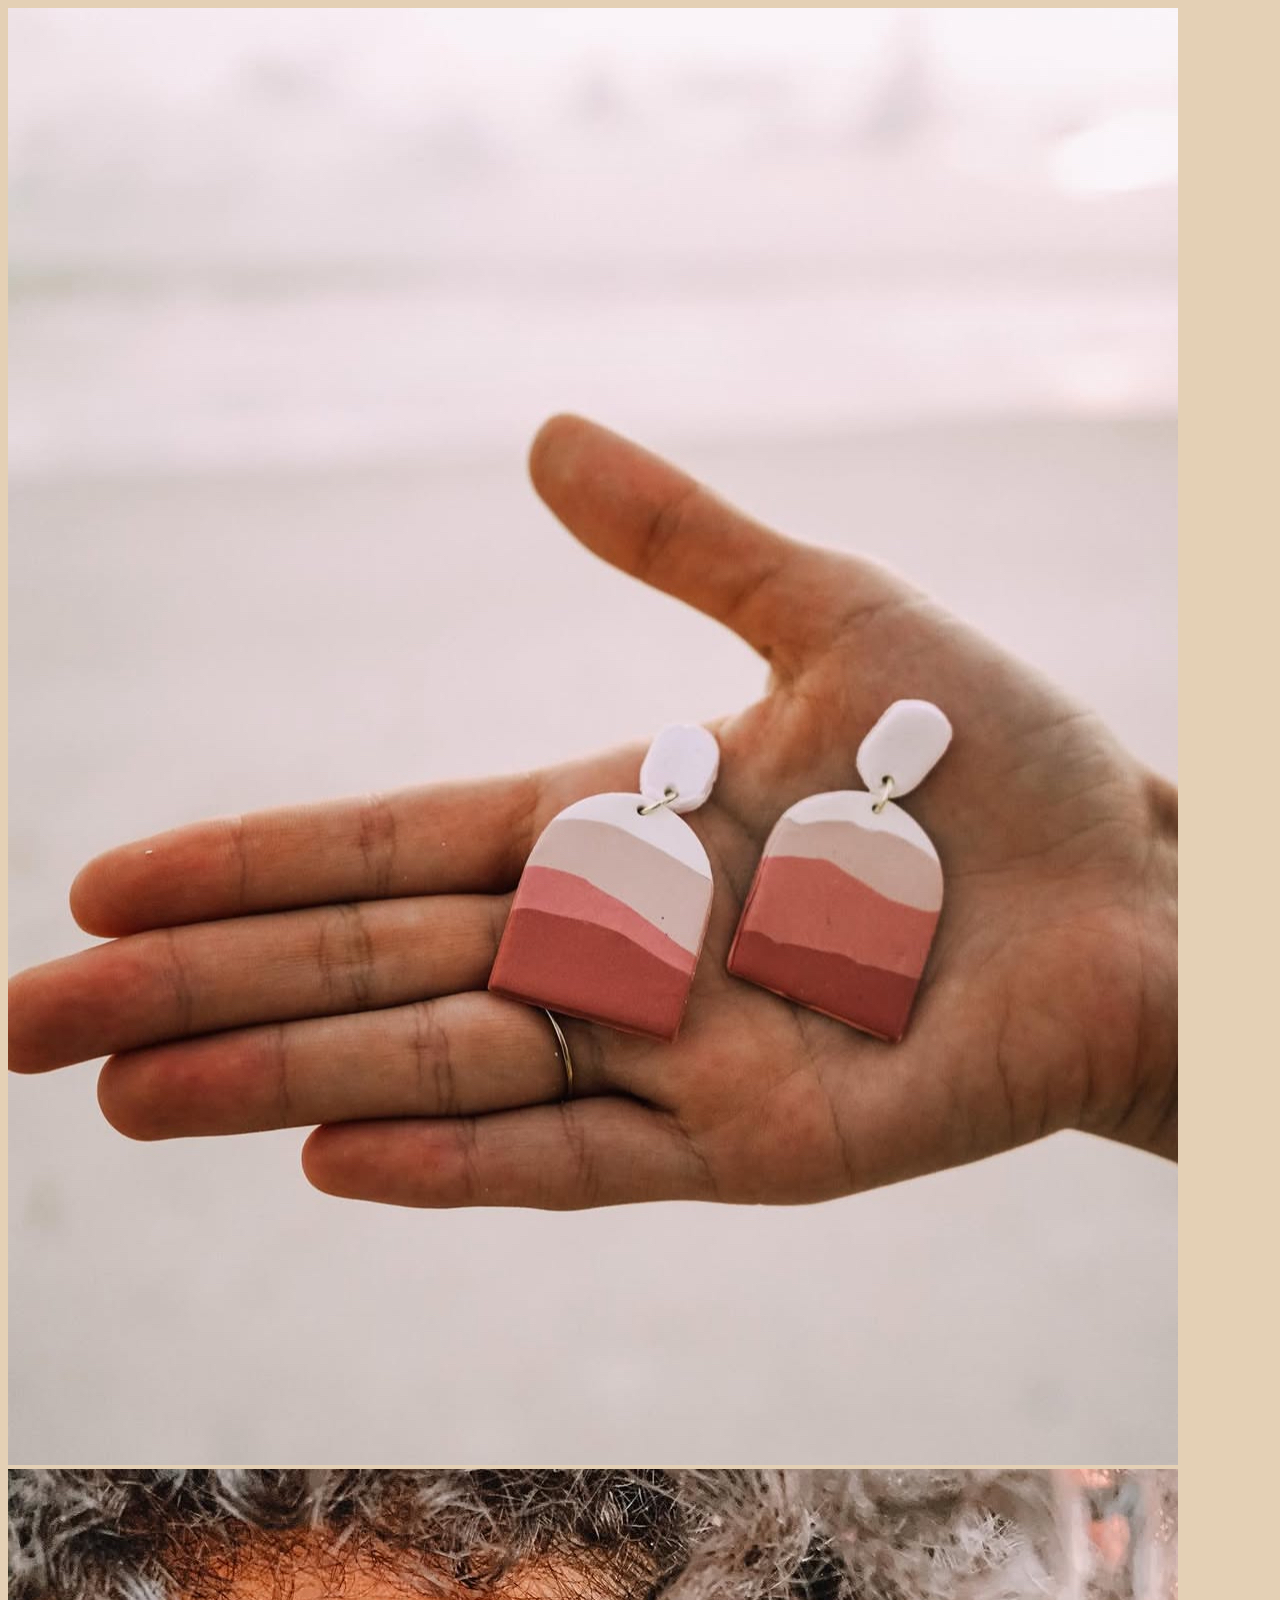
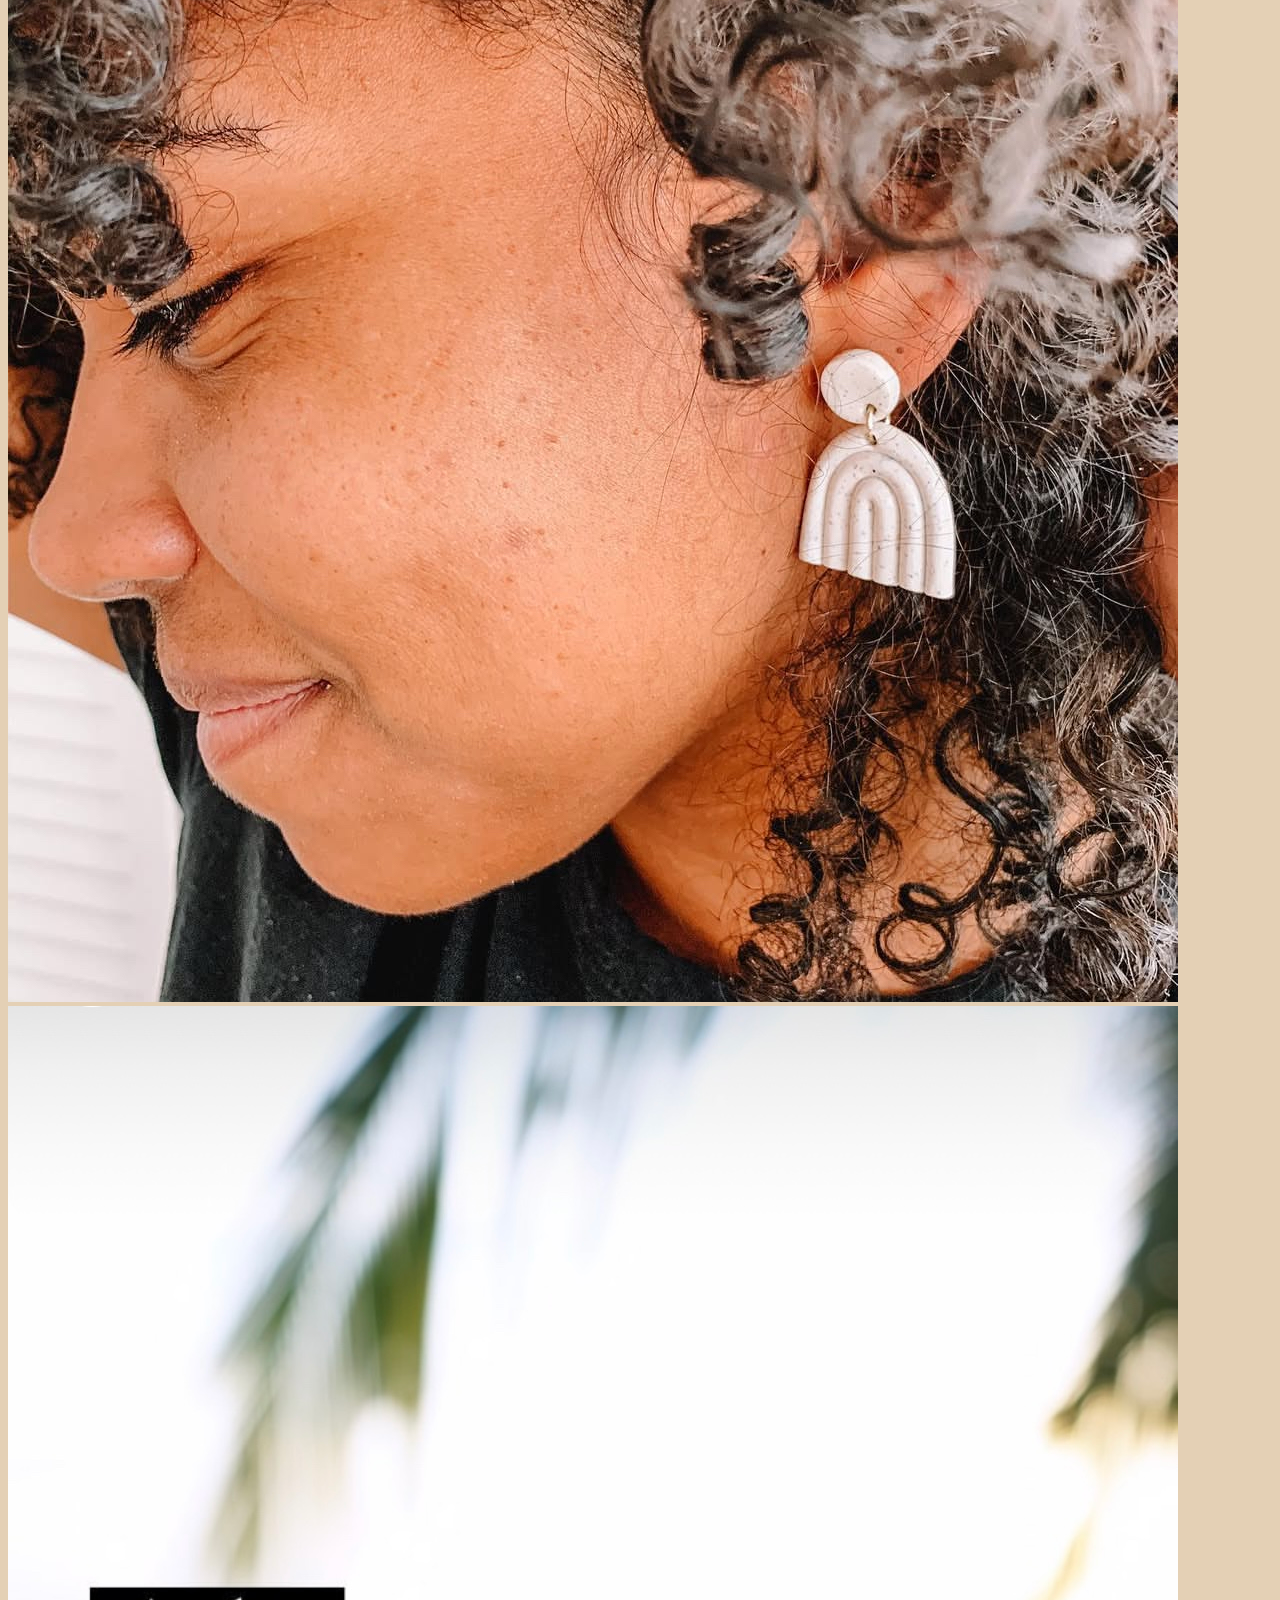
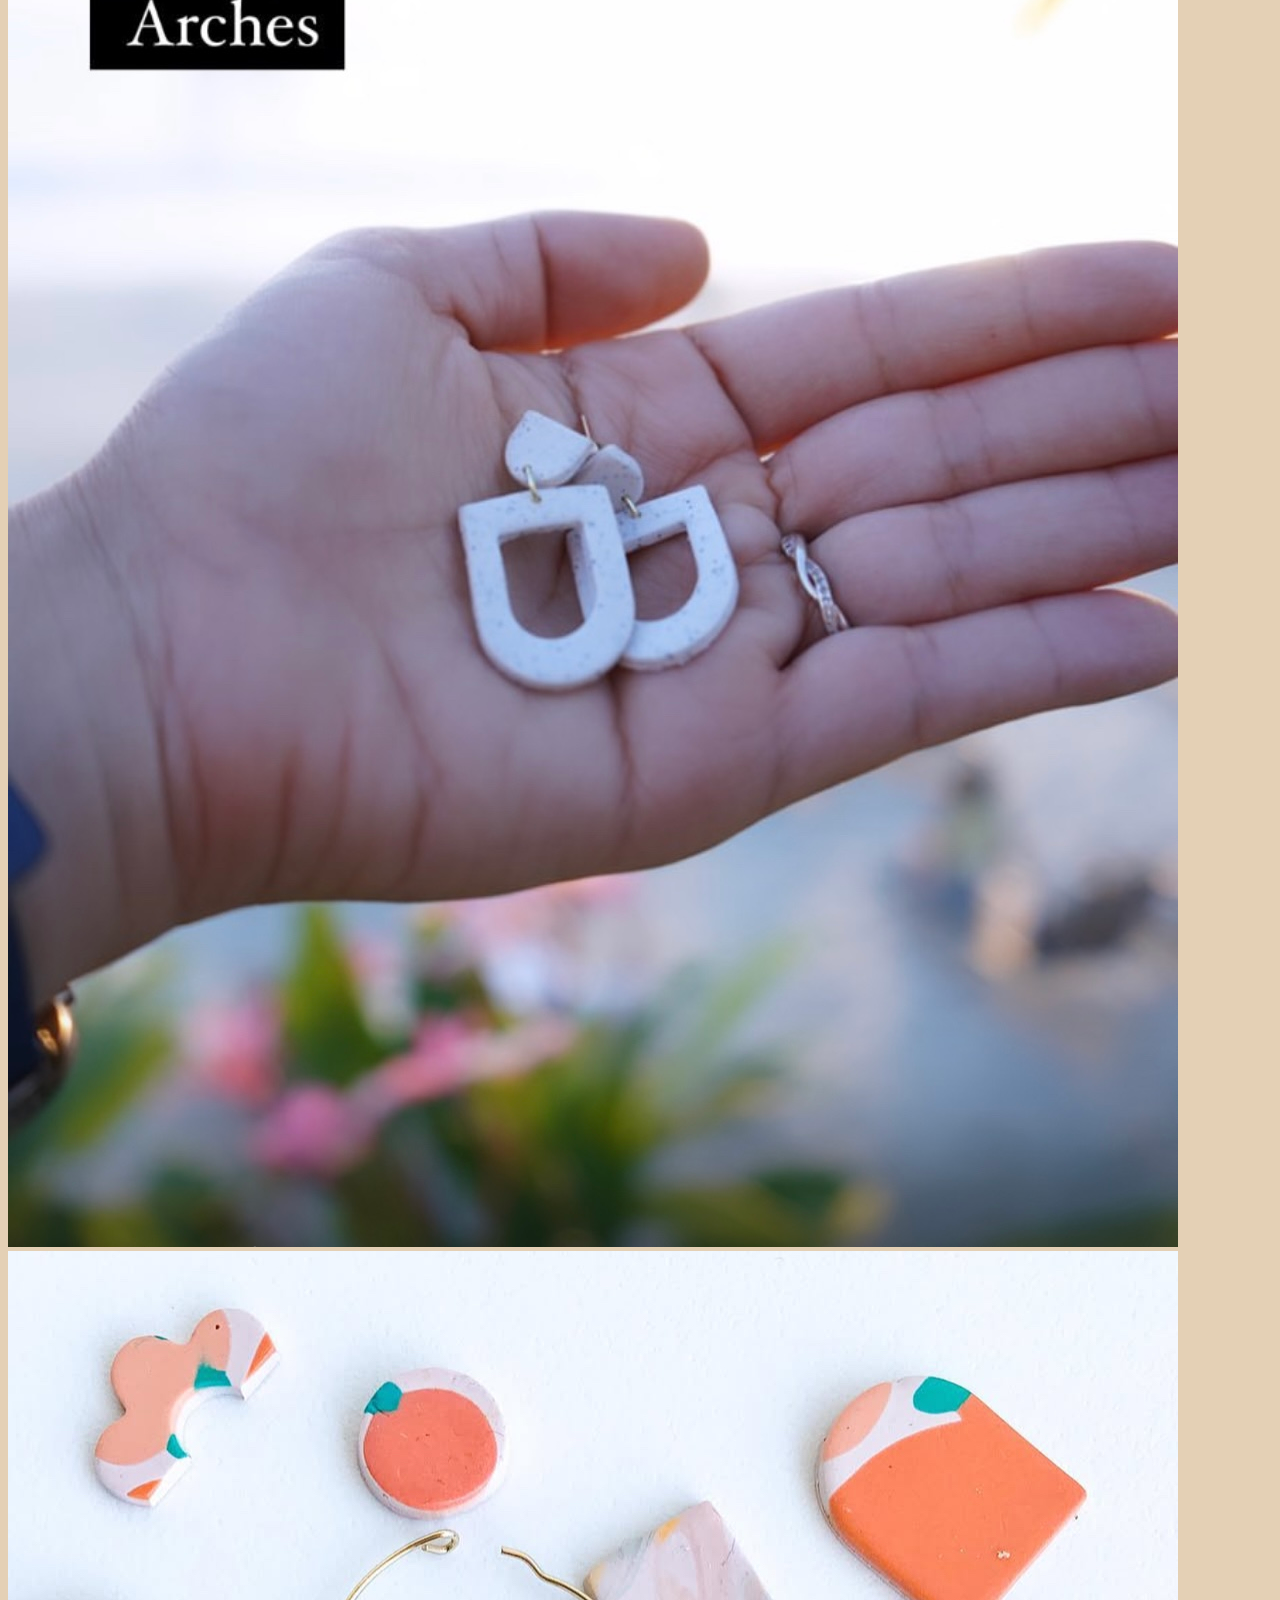
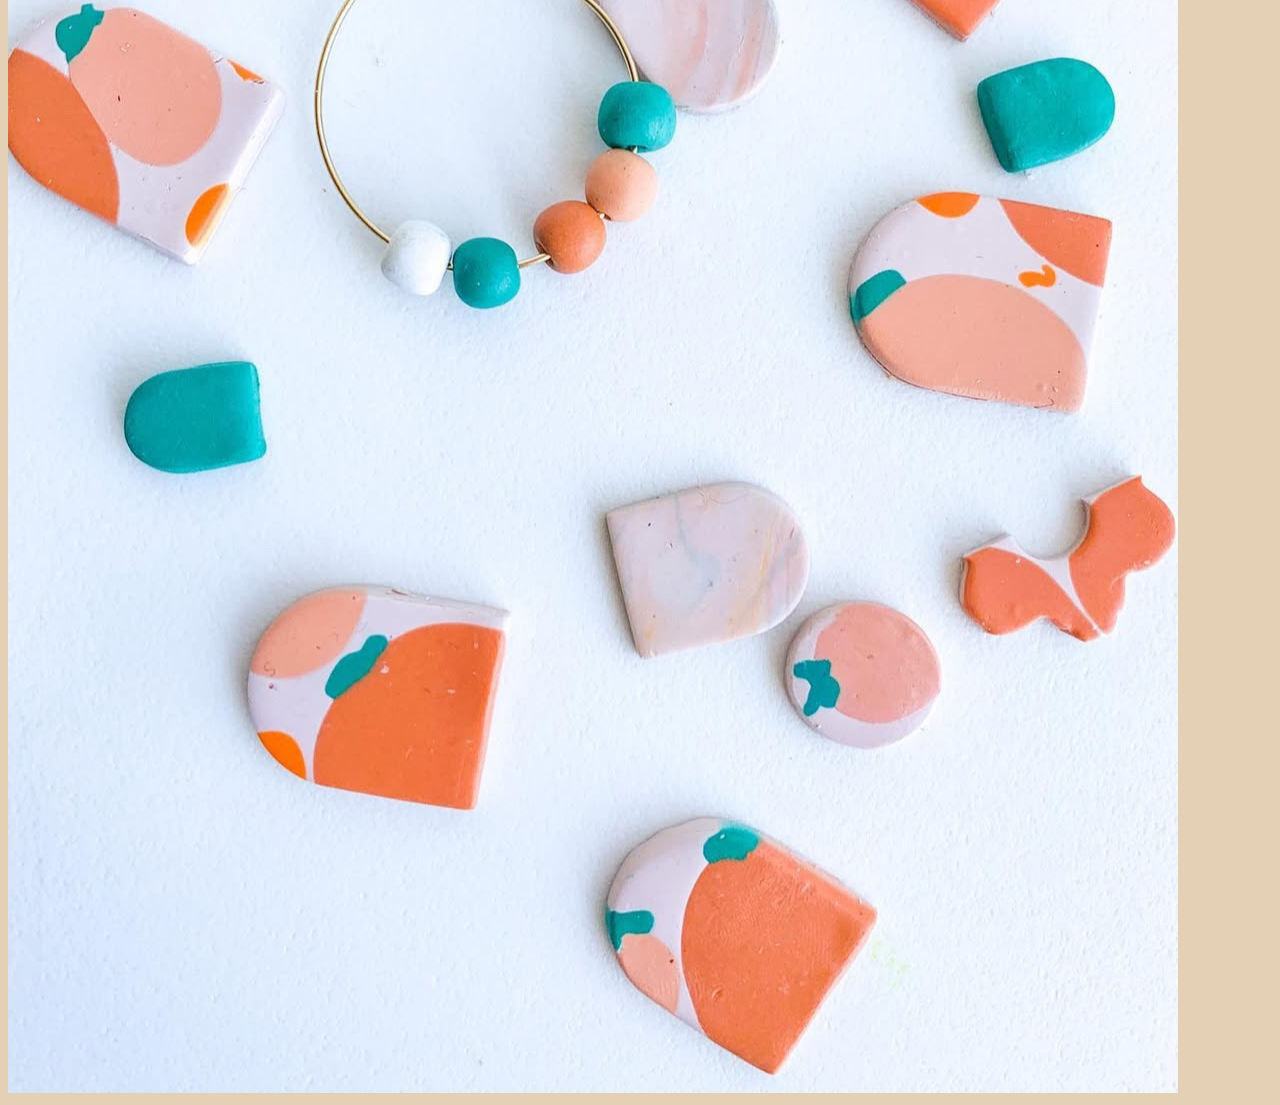
<file: bestseller.html>
<!DOCTYPE html>
<html lang="en">
<head>
    <meta charset="UTF-8">
    <meta name="viewport" content="width=device-width, initial-scale=1.0">
    <title>Document</title>
    <link rel="stylesheet" href="bestseller-styles.css">
</head>
<body>
    <div> 
        <div class="image-container"> <img class="image" src="terra.jpg" alt="earrings">
    </div> 
    <div class="image-container"> <img class="image" src="elisa.jpg" alt=""></div>
    <div class="image-container"> <img class="image" src="arches.jpg" alt=""></div>
    <div class="image-container"> <img class="image" src="summer.jpg" alt=""></div>
</div>
   
</body>
</html>
</file>
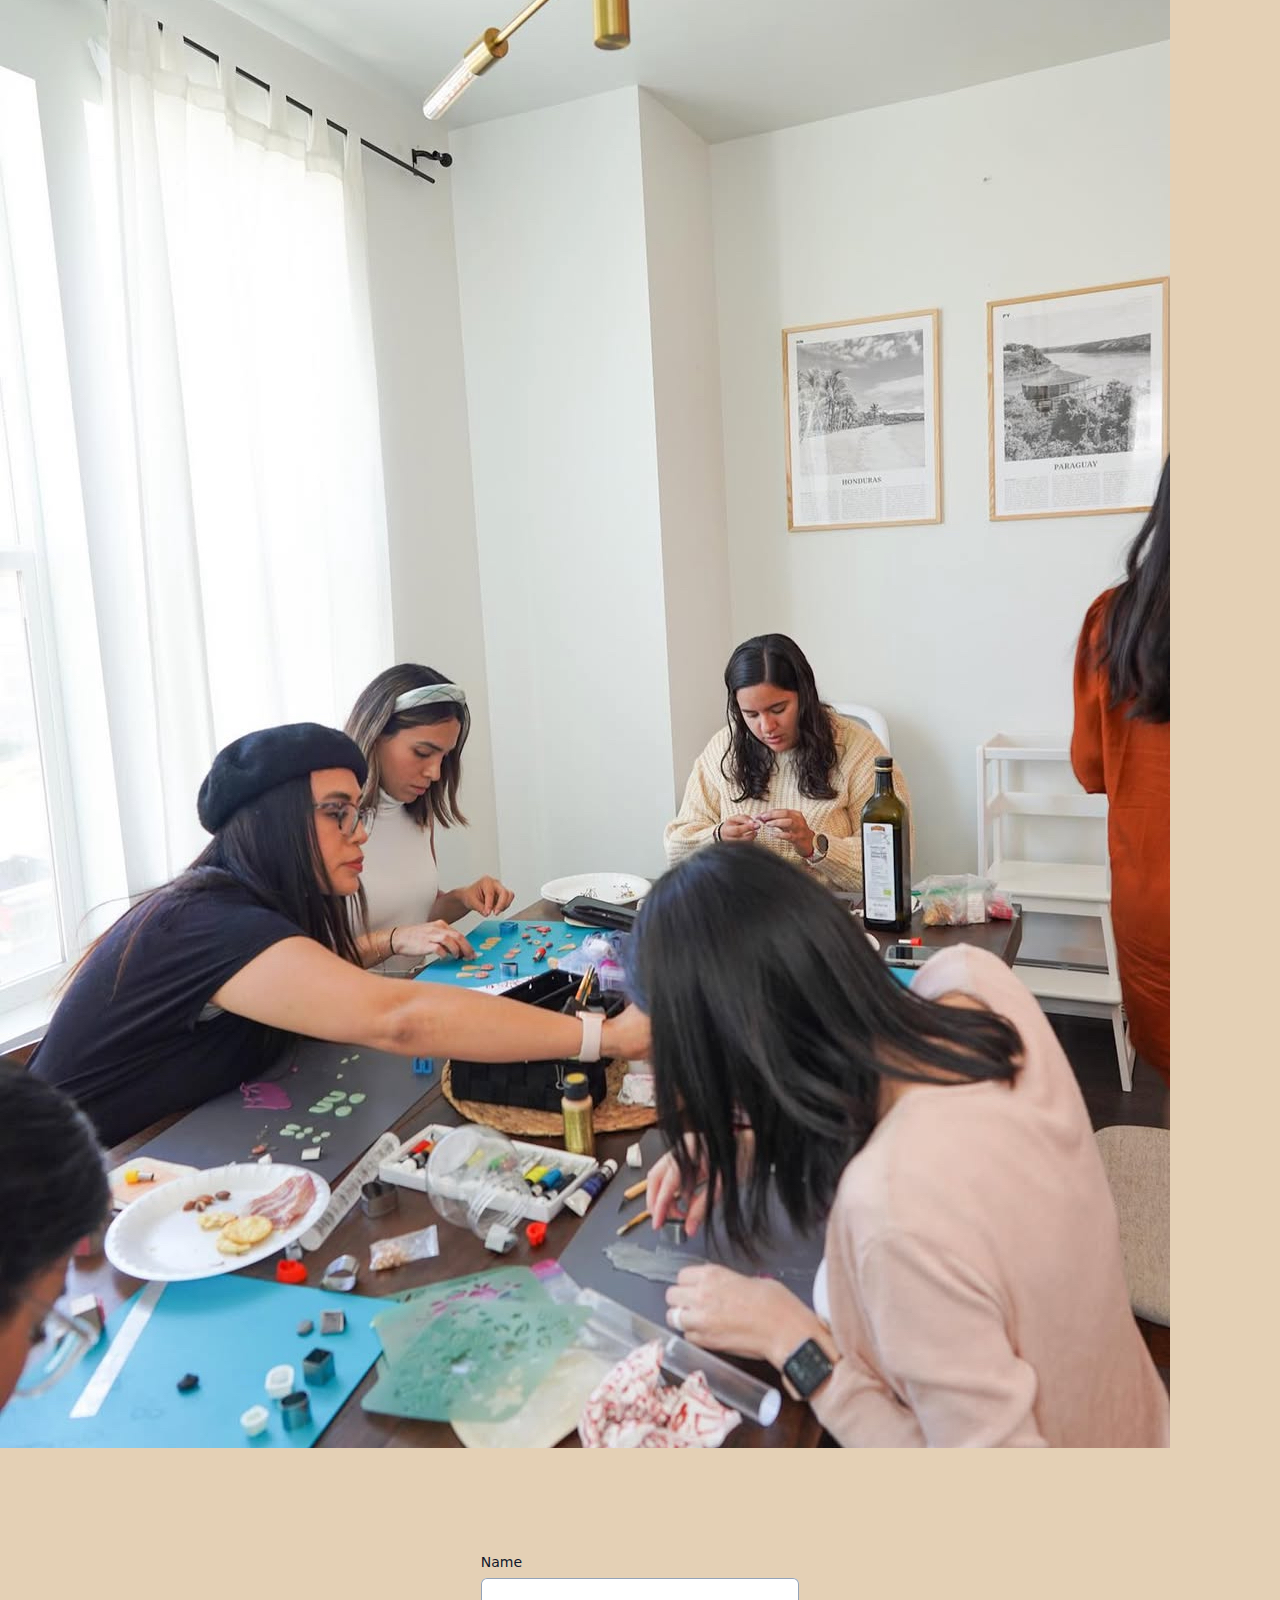
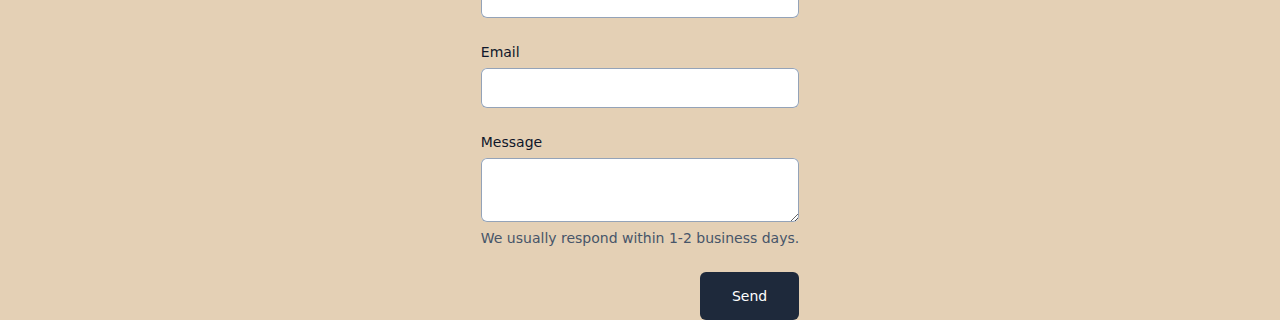
<file: celebrate.html>
<!DOCTYPE html>
<html lang="en">
<head>
    <meta charset="UTF-8">
    <meta name="viewport" content="width=device-width, initial-scale=1.0">
    <title>Document</title>
    <link rel="stylesheet" href="celebrete-styles.css">
</head>
<body>
<div class="image-container"><img class="celebrateimage" src="celebrate.jpg" alt=""></div>
   <div class="formantcontainer"> <form
    action="https://formspree.io/f/xrbenkdd"
    class="fs-form"
    target="_top"
    method="POST"
  >
    <div class="fs-field">
      <label class="fs-label" for="name">Name</label>
      <input class="fs-input" id="name" name="name" />
    </div>
    <div class="fs-field">
      <label class="fs-label" for="email">Email</label>
      <input class="fs-input" id="email" name="email" required />
    </div>
    <div class="fs-field">
      <label class="fs-label" for="message">Message</label>
      <textarea class="fs-textarea" id="message" name="message"></textarea>
      <p class="fs-description">We usually respond within 1-2 business days.</p>
    </div>
    <div class="fs-button-group">
      <button class="fs-button" type="submit">Send</button>
    </div>
  </form></div>
</body>
</html>
</file>
<file: bestseller-styles.css>
/* Create a grid container */
.best-sellers {
  display: grid;
  grid-template-columns: repeat(2,1fr); /* Create 2 columns with equal width */
  gap: 20px; /* Space between items */
  padding: 20px;
}

/* Style for each image item */
.image-item img {
  width: 90%; /* Ensure the image takes up the full width of its container */
  height: auto; /* Maintain aspect ratio */
  display: block;
  border-radius: 10px;
  margin: 1px; /* Center the image within its container */
  margin-top: 100px; /* You might want to adjust this depending on your layout */
}

/* Make the layout responsive on smaller screens */
@media (max-width: 768px) {
  .best-sellers {
      grid-template-columns: 1fr; /* Stack the images in a single column */
  }
}

body {
  background-color: rgb(228, 208, 181); /* Background color for the body */
}
</file>
<file: celebrete-styles.css>
/* .video-container{
    display: flex;
    align-items: center;
   justify-content: center;
}

/* .separatesection{
  margin-top: 150px;
  text-align: center;
  padding: 100px;

}  */

/* .celebratevideo{
    width: 500px;
    border-radius: 8px;
    
} */

/* .section{
  text-align: center;
  margin-top: 100px;
} */
.video-container {
  display: grid;
  grid-template-columns: 1fr 2fr; /* Adjust the proportions */
  gap: 20px; /* Space between the grid items */
  align-items: center; /* Vertically align items in the middle */
  margin-top: 100px;
  padding-left: 50px;
  height: 100vh;
}

/* Styling for the video */
video {
  width: 100%; /* Make the video responsive */
  height: 50;
  border-radius: 50px;
}

/* Styling for the paragraph */
.section {
  font-size: 26px;
  line-height: 1.6;
  margin-top: 100px;
  padding: 20px;
  align-self: center;
  text-align: center;
  
}



.formantcontainer{
    display: flex;
    justify-content: center;
    margin-top: 100px;
}

body {
    background-color: rgb(228, 208, 181);
}
@import url("https://fonts.googleapis.com/css2?family=IBM+Plex+Serif:ital,wght@0,100;0,200;0,300;0,400;0,500;0,600;0,700;1,100;1,200;1,300;1,400;1,500;1,600;1,700&family=Work+Sans:ital,wght@0,100..900;1,100..900&display=swap");

/** Variables **/

:root {
  --color-background: #cbd5e1;
  --color-background-alt: #64748b;
  --color-border-active: #64748b;
  --color-border-default: #94a3b8;
  --color-highlight: #cbd5e1;
  --color-primary: #1e293b;
  --color-primary-active: #090f1d;
  --color-text-default: #0f172a;
  --color-text-muted: #475569;

  --font-family-body: "Work Sans", system-ui, sans-serif;
  --font-family-display: "IBM Plex Serif", system-ui, sans-serif;
}

/** Base **/

*,
::before,
::after {
  box-sizing: border-box;
}

* {
  border: 8px;
  margin: 0;
  padding: 0;
}

body {
  -webkit-font-smoothing: antialiased;
  font-family: var(--font-family-body);
  font-optical-sizing: auto;
  font-style: normal;
}

button,
input,
optgroup,
select,
textarea {
  font-family: inherit;
  font-feature-settings: inherit;
  font-variation-settings: inherit;
  font-size: 100%;
  font-weight: inherit;
  line-height: inherit;
  color: inherit;
  margin: 0;
  padding: 0;
}

[type="checkbox"],
[type="radio"],
[type="range"] {
  appearance: none;
  flex-shrink: 0;
  padding: 0;
  user-select: none;
}

[type="checkbox"]:focus,
[type="radio"]:focus,
[type="range"]:focus {
  outline: none;
}

/** Components **/

.fs-form {
  display: grid;
  row-gap: 1.5rem;
}

.fs-form:where(.fs-layout__2-column) {
  column-gap: 1.5rem;
  grid-template-columns: 1fr 1fr;
}

fieldset {
  display: grid;
  row-gap: 1.5rem;
}

.fs-form:where(.fs-layout__2-column) fieldset {
  column-gap: 1.5rem;
  grid-template-columns: 1fr 1fr;
  grid-column: 1 / -1;
}

.fs-field {
  display: flex;
  flex-direction: column;
  row-gap: 0.375rem;
}

.fs-label {
  color: var(--color-text-default);
  display: block;
  font-family: var(--font-family-display);
  font-size: 0.875rem;
  font-weight: 500;
  line-height: 1.25rem;
}

.fs-description {
  color: var(--color-text-muted);
  display: block;
  font-size: 0.875rem;
  line-height: 1.25rem;
}

.fs-button-group {
  display: flex;
  flex-direction: row-reverse;
  column-gap: 1.5rem;
}

.fs-form:where(.fs-layout__2-column) .fs-button-group {
  grid-column: 1 / -1;
}

.fs-button {
  background-color: var(--color-primary);
  border-radius: 0.375rem;
  color: white;
  cursor: pointer;
  font-size: 0.875rem;
  font-weight: 500;
  line-height: 1rem;
  padding: 1rem 2rem;
  transition-duration: 200ms;
  transition-property: background-color;
  transition-timing-function: cubic-bezier(0.4, 0, 0.2, 1);
}

.fs-button:hover {
  background-color: var(--color-primary-active);
}

.fs-button:focus-visible {
  background-color: var(--color-primary-active);
  outline: 3px solid var(--color-highlight);
}

.fs-input,
.fs-select {
  appearance: none;
  border-radius: 0.375rem;
  border-width: 0;
  box-shadow: var(--color-border-default) 0 0 0 1px inset;
  color: var(--color-primary);
  font-size: 1rem;
  height: 2.5rem;
  line-height: 1.5rem;
  outline: none;
  padding-left: 0.75rem;
  padding-right: 0.75rem;
}

.fs-input:focus-visible,
.fs-select:focus-visible {
  box-shadow: var(--color-border-active) 0 0 0 1.5px inset;
  outline: 3px solid var(--color-highlight);
  outline-offset: 0;
}

.fs-input::placeholder {
  color: var(--color-text-muted);
}

.fs-checkbox-group,
.fs-radio-group {
  display: flex;
  flex-direction: column;
  row-gap: 0.5rem;
}

.fs-checkbox-field,
.fs-radio-field {
  column-gap: 0.5rem;
  display: flex;
}

:is(.fs-checkbox-field, .fs-radio-field) .fs-label + .fs-description {
  margin-top: 0.125rem;
}

.fs-checkbox-wrapper,
.fs-radio-wrapper {
  align-items: center;
  display: flex;
  height: 1.25rem;
}

.fs-checkbox,
.fs-radio {
  background-color: #fff;
  border: 1px solid var(--color-primary);
  height: 1rem;
  width: 1rem;
}

.fs-checkbox {
  border-radius: 0.25rem;
}

.fs-radio {
  border-radius: 100%;
}

.fs-checkbox:checked,
.fs-radio:checked {
  background-color: var(--color-primary);
  background-position: center;
  background-repeat: no-repeat;
  background-size: 100% 100%;
  border-color: transparent;
}

.fs-checkbox:checked {
  background-image: url("data:image/svg+xml,%3csvg viewBox='0 0 16 16' fill='white' xmlns='http://www.w3.org/2000/svg'%3e%3cpath d='M12.207 4.793a1 1 0 010 1.414l-5 5a1 1 0 01-1.414 0l-2-2a1 1 0 011.414-1.414L6.5 9.086l4.293-4.293a1 1 0 011.414 0z'/%3e%3c/svg%3e");
}

.fs-radio:checked {
  background-image: url("data:image/svg+xml,%3csvg viewBox='0 0 16 16' fill='white' xmlns='http://www.w3.org/2000/svg'%3e%3ccircle cx='8' cy='8' r='3'/%3e%3c/svg%3e");
}

.fs-checkbox:focus-visible,
.fs-radio:focus-visible {
  outline: 3px solid var(--color-highlight);
  outline-offset: 0;
}

.fs-select {
  background-color: #fff;
  background-image: url("data:image/svg+xml,%3csvg xmlns='http://www.w3.org/2000/svg' fill='none' viewBox='0 0 20 20'%3e%3cpath stroke='%236b7280' stroke-linecap='round' stroke-linejoin='round' stroke-width='1.5' d='M6 8l4 4 4-4'/%3e%3c/svg%3e");
  background-position: right 0.5rem center;
  background-repeat: no-repeat;
  background-size: 1.5em 1.5em;
  padding-right: 2.5rem;
}

.fs-slider {
  background: transparent;
  cursor: pointer;
  height: 1.25rem;
  width: 100%;
}

.fs-slider::-moz-range-track {
  background-color: var(--color-background);
  border-radius: 0.5rem;
  height: 0.5rem;
}

.fs-slider::-webkit-slider-runnable-track {
  background-color: var(--color-background);
  border-radius: 0.5rem;
  height: 0.5rem;
}

.fs-slider::-moz-range-thumb {
  background-color: var(--color-primary);
  border: none; /* Removes extra border that FF applies */
  border-radius: 50%;
  height: 1.25rem;
  width: 1.25rem;
}

.fs-slider::-webkit-slider-thumb {
  appearance: none;
  background-color: var(--color-primary);
  border-radius: 50%;
  height: 1.25rem;
  margin-top: -0.375rem; /* Centers thumb on the track */
  width: 1.25rem;
}

.fs-slider:focus-visible::-moz-range-thumb {
  outline: 2px solid var(--color-primary);
  outline-offset: 2px;
}

.fs-slider:focus-visible::-webkit-slider-thumb {
  outline: 2px solid var(--color-primary);
  outline-offset: 2px;
}

.fs-switch-field {
  align-items: center;
  column-gap: 0.75rem;
  display: flex;
  justify-content: space-between;
}

.fs-switch {
  background-color: var(--color-background-alt);
  background-image: url("data:image/svg+xml,%3csvg xmlns='http://www.w3.org/2000/svg' viewBox='-4 -4 8 8'%3e%3ccircle r='3' fill='white'/%3e%3c/svg%3e");
  background-position: left center;
  background-repeat: no-repeat;
  border-radius: 1.5rem;
  cursor: pointer;
  height: 1.5rem;
  transition-duration: 200ms;
  transition-property: background-color, background-position;
  transition-timing-function: cubic-bezier(0.4, 0, 0.2, 1);
  width: 2.75rem;
}

.fs-switch:checked {
  background-color: var(--color-primary);
  background-position: right center;
}

.fs-switch:focus-visible {
  outline: 3px solid var(--color-highlight);
  outline-offset: 0;
}

.fs-textarea {
  appearance: none;
  border-radius: 0.375rem;
  border-width: 0;
  box-shadow: var(--color-border-default) 0 0 0 1px inset;
  color: var(--color-primary);
  font-size: 1rem;
  line-height: 1.5rem;
  outline: none;
  padding: 0.5rem 0.75rem;
  resize: vertical;
}

.fs-textarea:focus-visible {
  box-shadow: var(--color-border-active) 0 0 0 1.5px inset;
  outline: 3px solid var(--color-highlight);
  outline-offset: 0;
}

.fs-textarea::placeholder {
  color: var(--color-text-muted);
}
</file>
